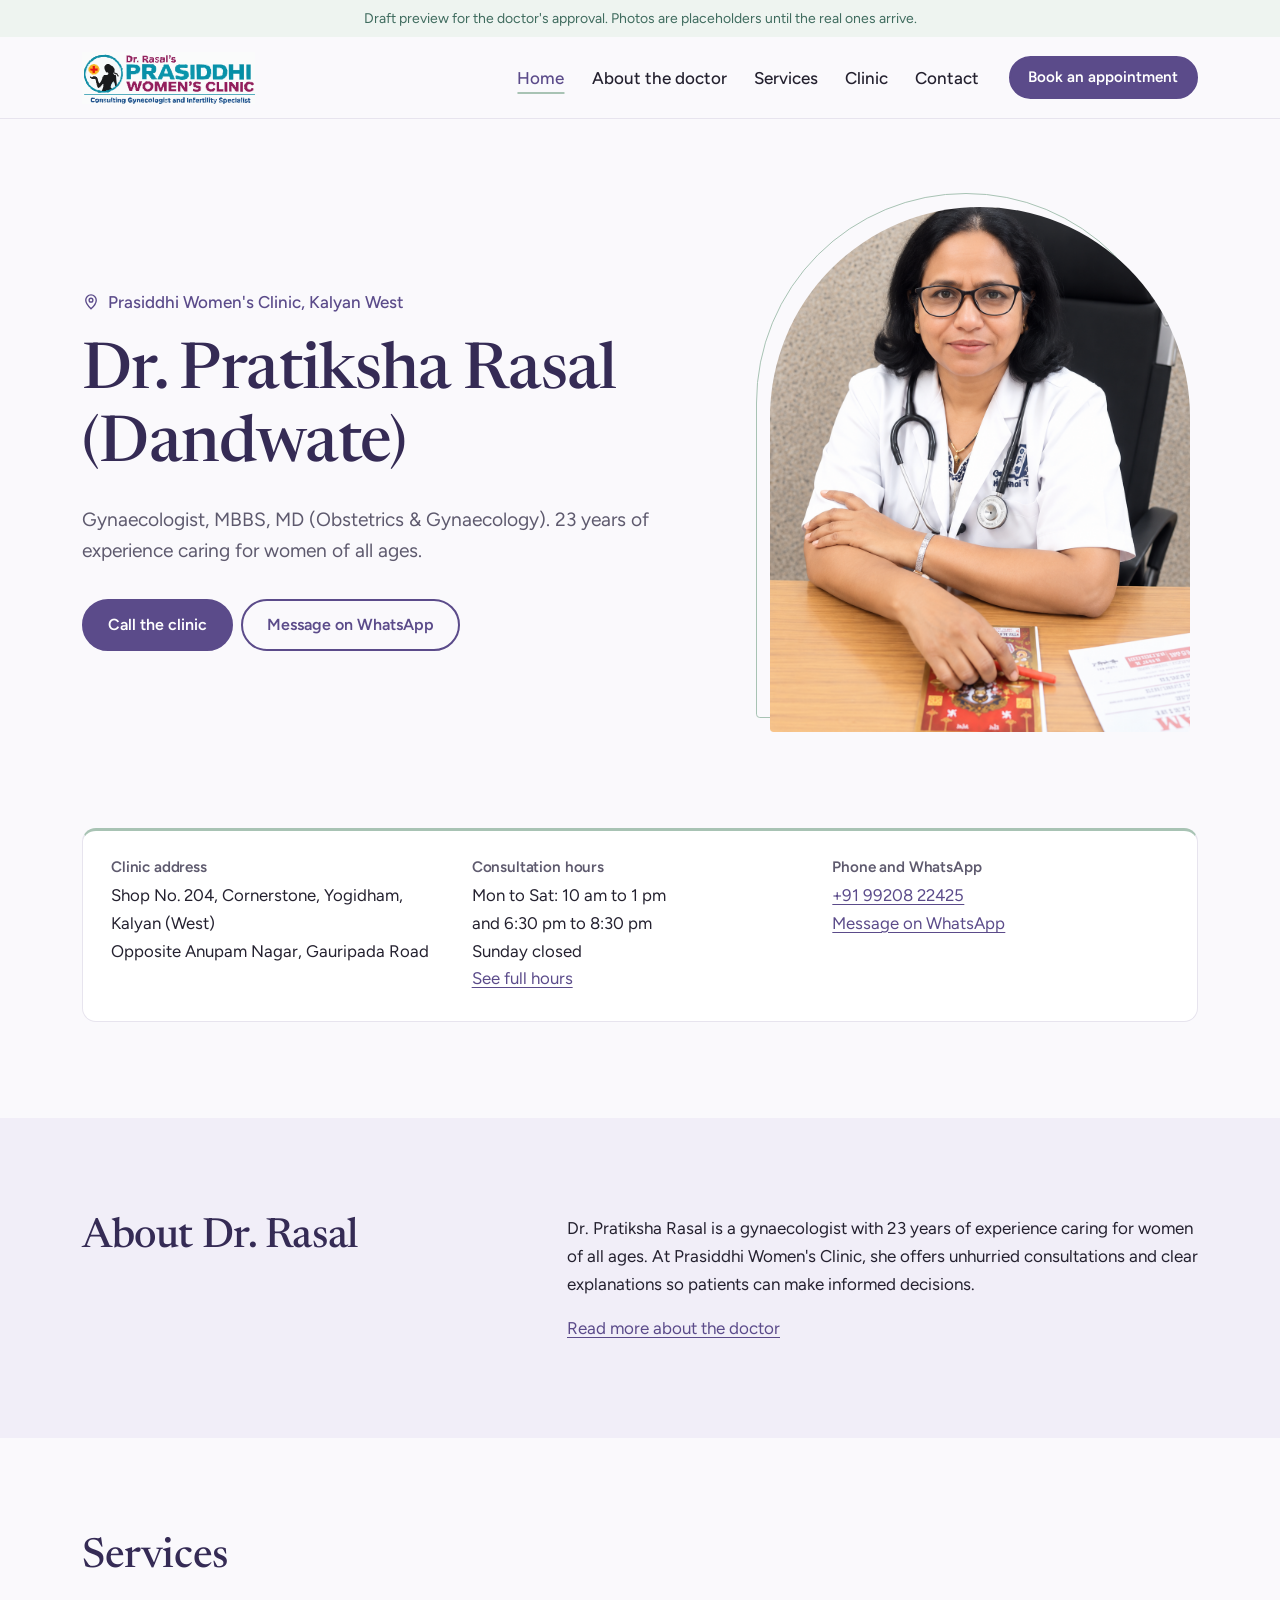
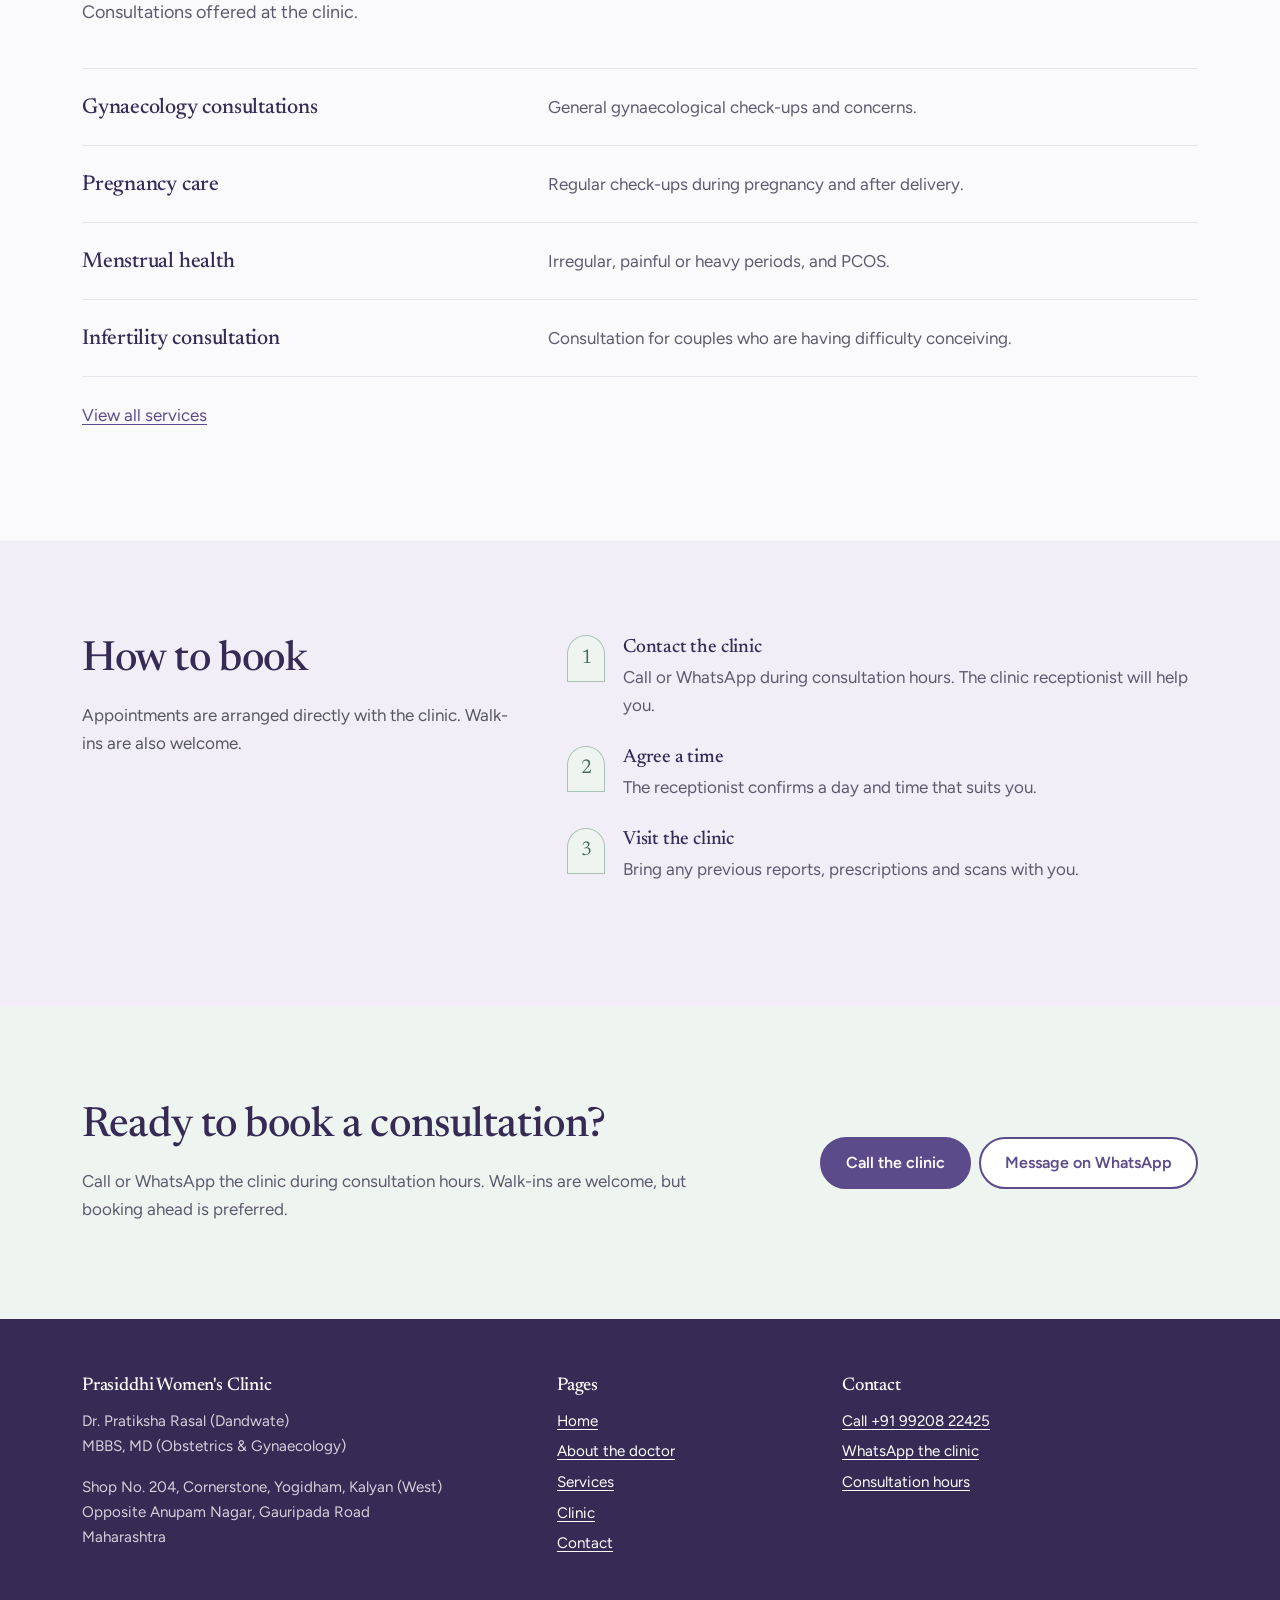
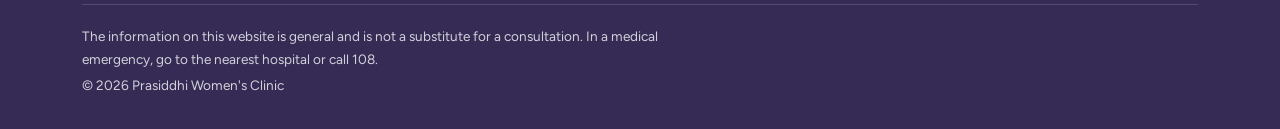
<file: index.html>
<!DOCTYPE html>
<html lang="en">
<head>
  <meta charset="utf-8">
  <meta name="viewport" content="width=device-width, initial-scale=1">
  <title>Prasiddhi Women's Clinic | Gynaecologist in Kalyan West | Dr. Pratiksha Rasal (Dandwate)</title>
  <meta name="description" content="Prasiddhi Women's Clinic, Kalyan West. Dr. Pratiksha Rasal (Dandwate), MBBS, MD (Obstetrics & Gynaecology), 23 years of experience. Call or WhatsApp to book.">
  <meta name="theme-color" content="#5B4B8A">
  <link rel="icon" href="images/favicon.svg" type="image/svg+xml">
  <link rel="preconnect" href="https://fonts.googleapis.com">
  <link rel="preconnect" href="https://fonts.gstatic.com" crossorigin>
  <link href="https://fonts.googleapis.com/css2?family=Figtree:wght@400;500;600&family=Newsreader:opsz,wght@6..72,400;6..72,500&display=swap" rel="stylesheet">
  <link href="vendor/bootstrap/bootstrap.min.css" rel="stylesheet">
  <link href="css/style.css" rel="stylesheet">
  <script type="application/ld+json">
{
  "@context": "https://schema.org",
  "@type": "MedicalClinic",
  "name": "Prasiddhi Women's Clinic",
  "medicalSpecialty": [
    "Gynecologic",
    "Obstetric"
  ],
  "telephone": "+919920822425",
  "address": {
    "@type": "PostalAddress",
    "streetAddress": "Shop No. 204, Cornerstone, Yogidham, Opposite Anupam Nagar, Gauripada Road",
    "addressLocality": "Kalyan West",
    "addressRegion": "Maharashtra",
    "addressCountry": "IN"
  },
  "openingHoursSpecification": [
    {
      "@type": "OpeningHoursSpecification",
      "dayOfWeek": [
        "Monday",
        "Tuesday",
        "Wednesday",
        "Thursday",
        "Friday",
        "Saturday"
      ],
      "opens": "10:00",
      "closes": "13:00"
    },
    {
      "@type": "OpeningHoursSpecification",
      "dayOfWeek": [
        "Monday",
        "Tuesday",
        "Wednesday",
        "Thursday",
        "Friday",
        "Saturday"
      ],
      "opens": "18:30",
      "closes": "20:30"
    }
  ],
  "availableLanguage": [
    "Marathi",
    "Hindi",
    "English"
  ]
}
  </script>
</head>
<body>
<a class="skip-link" href="#main">Skip to content</a>
<div class="draft-bar" role="note">Draft preview for the doctor's approval. Photos are placeholders until the real ones arrive.</div>
<header class="site-header">
  <nav class="navbar navbar-expand-xl" aria-label="Main">
    <div class="container">
      <a class="brand" href="index.html">
        <img class="brand-img" src="images/logo.svg" alt="Prasiddhi Women's Clinic, Kalyan West">
      </a>
      <button class="navbar-toggler" type="button" data-bs-toggle="collapse" data-bs-target="#nav" aria-controls="nav" aria-expanded="false" aria-label="Open menu">
        <span class="navbar-toggler-icon"></span>
      </button>
      <div class="collapse navbar-collapse" id="nav">
        <ul class="navbar-nav ms-auto align-items-xl-center">
          <li class="nav-item"><a class="nav-link" href="index.html" aria-current="page">Home</a></li>
          <li class="nav-item"><a class="nav-link" href="about.html">About the doctor</a></li>
          <li class="nav-item"><a class="nav-link" href="services.html">Services</a></li>
          <li class="nav-item"><a class="nav-link" href="clinic.html">Clinic</a></li>
          <li class="nav-item"><a class="nav-link" href="contact.html">Contact</a></li>
          <li class="nav-item ms-xl-3 mt-2 mt-xl-0"><a class="btn btn-clinic btn-sm-clinic" href="contact.html">Book an appointment</a></li>
        </ul>
      </div>
    </div>
  </nav>
</header>
<main id="main">
<section class="hero">
  <div class="container">
    <div class="row align-items-center g-5">
      <div class="col-lg-7">
        <p class="hero-location"><svg width="18" height="18" viewBox="0 0 24 24" fill="none" stroke="currentColor" stroke-width="1.8" aria-hidden="true"><path d="M12 21s-7-6.2-7-11.5A7 7 0 0 1 19 9.5C19 14.8 12 21 12 21z"/><circle cx="12" cy="9.5" r="2.5"/></svg> Prasiddhi Women's Clinic, Kalyan West</p>
        <h1>Dr. Pratiksha Rasal (Dandwate)</h1>
        <p class="hero-lead">Gynaecologist, MBBS, MD (Obstetrics &amp; Gynaecology). 23 years of experience caring for women of all ages.</p>
        <div class="d-flex flex-wrap gap-2">
          <a class="btn btn-clinic" href="tel:+919920822425" data-link="call">Call the clinic</a>
          <a class="btn btn-outline-clinic" href="https://wa.me/919920822425?text=Hello%2C%20I%20would%20like%20to%20enquire%20about%20an%20appointment." target="_blank" rel="noopener" data-link="whatsapp">Message on WhatsApp</a>
        </div>
      </div>
      <div class="col-lg-5">
        <div class="arch-frame">
          <div class="arch">
            <!-- Replace images/doctor.jpg with the doctor's photo (same file name) -->
            <img src="images/doctor.jpg" alt="Dr. Pratiksha Rasal (Dandwate)">
          </div>
        </div>
      </div>
    </div>
  </div>
</section>

<section class="pt-0">
  <div class="container">
    <div class="info-strip">
      <div class="row g-4">
        <div class="col-md-4 info-item">
          <h3>Clinic address</h3>
          <p>Shop No. 204, Cornerstone, Yogidham, Kalyan (West)<br>Opposite Anupam Nagar, Gauripada Road</p>
        </div>
        <div class="col-md-4 info-item">
          <h3>Consultation hours</h3>
          <p>Mon to Sat: 10 am to 1 pm<br>and 6:30 pm to 8:30 pm<br>Sunday closed</p>
          <p><a href="clinic.html#hours">See full hours</a></p>
        </div>
        <div class="col-md-4 info-item">
          <h3>Phone and WhatsApp</h3>
          <p><a href="tel:+919920822425" data-link="call">+91 99208 22425</a><br><a href="https://wa.me/919920822425?text=Hello%2C%20I%20would%20like%20to%20enquire%20about%20an%20appointment." target="_blank" rel="noopener" data-link="whatsapp">Message on WhatsApp</a></p>
        </div>
      </div>
    </div>
  </div>
</section>

<section class="section-tint">
  <div class="container">
    <div class="row g-5">
      <div class="col-lg-5">
        <h2>About Dr. Rasal</h2>
      </div>
      <div class="col-lg-7">
        <p>Dr. Pratiksha Rasal is a gynaecologist with 23 years of experience caring for women of all ages. At Prasiddhi Women's Clinic, she offers unhurried consultations and clear explanations so patients can make informed decisions.</p>
        <a href="about.html">Read more about the doctor</a>
      </div>
    </div>
  </div>
</section>

<section>
  <div class="container">
    <h2>Services</h2>
    <p class="section-intro">Consultations offered at the clinic.</p>
    <ul class="service-list">
      <li><h3>Gynaecology consultations</h3><p>General gynaecological check-ups and concerns.</p></li>
      <li><h3>Pregnancy care</h3><p>Regular check-ups during pregnancy and after delivery.</p></li>
      <li><h3>Menstrual health</h3><p>Irregular, painful or heavy periods, and PCOS.</p></li>
      <li><h3>Infertility consultation</h3><p>Consultation for couples who are having difficulty conceiving.</p></li>
    </ul>
    <p class="mt-4"><a href="services.html">View all services</a></p>
  </div>
</section>

<section class="section-tint">
  <div class="container">
    <div class="row g-5">
      <div class="col-lg-5">
        <h2>How to book</h2>
        <p class="text-muted">Appointments are arranged directly with the clinic. Walk-ins are also welcome.</p>
      </div>
      <div class="col-lg-7">
        <ol class="steps">
          <li><h3>Contact the clinic</h3><p>Call or WhatsApp during consultation hours. The clinic receptionist will help you.</p></li>
          <li><h3>Agree a time</h3><p>The receptionist confirms a day and time that suits you.</p></li>
          <li><h3>Visit the clinic</h3><p>Bring any previous reports, prescriptions and scans with you.</p></li>
        </ol>
      </div>
    </div>
  </div>
</section>

<section class="cta-band">
  <div class="container">
    <div class="row align-items-center g-4">
      <div class="col-lg-7">
        <h2>Ready to book a consultation?</h2>
        <p class="mb-0">Call or WhatsApp the clinic during consultation hours. Walk-ins are welcome, but booking ahead is preferred.</p>
      </div>
      <div class="col-lg-5 d-flex flex-wrap gap-2 justify-content-lg-end">
        <a class="btn btn-clinic" href="tel:+919920822425" data-link="call">Call the clinic</a>
        <a class="btn btn-outline-clinic" href="https://wa.me/919920822425?text=Hello%2C%20I%20would%20like%20to%20enquire%20about%20an%20appointment." target="_blank" rel="noopener" data-link="whatsapp">Message on WhatsApp</a>
      </div>
    </div>
  </div>
</section>
</main>
<footer class="site-footer">
  <div class="container">
    <div class="row g-4">
      <div class="col-md-5">
        <h2>Prasiddhi Women's Clinic</h2>
        <p>Dr. Pratiksha Rasal (Dandwate)<br>MBBS, MD (Obstetrics &amp; Gynaecology)</p>
        <p class="mb-0">Shop No. 204, Cornerstone, Yogidham, Kalyan (West)<br>Opposite Anupam Nagar, Gauripada Road<br>Maharashtra</p>
      </div>
      <div class="col-6 col-md-3">
        <h2>Pages</h2>
        <ul>
          <li><a href="index.html">Home</a></li><li><a href="about.html">About the doctor</a></li><li><a href="services.html">Services</a></li><li><a href="clinic.html">Clinic</a></li><li><a href="contact.html">Contact</a></li>
        </ul>
      </div>
      <div class="col-6 col-md-4">
        <h2>Contact</h2>
        <ul>
          <li><a href="tel:+919920822425" data-link="call">Call +91 99208 22425</a></li>
          <li><a href="https://wa.me/919920822425?text=Hello%2C%20I%20would%20like%20to%20enquire%20about%20an%20appointment." target="_blank" rel="noopener" data-link="whatsapp">WhatsApp the clinic</a></li>
          <li><a href="clinic.html#hours">Consultation hours</a></li>
        </ul>
      </div>
    </div>
    <div class="footer-note">
      <p class="mb-1">The information on this website is general and is not a substitute for a consultation. In a medical emergency, go to the nearest hospital or call 108.</p>
      <p class="mb-0">&copy; <span data-year>2026</span> Prasiddhi Women's Clinic</p>
    </div>
  </div>
</footer>

<nav class="quick-bar" aria-label="Quick contact">
  <a class="btn btn-clinic btn-sm-clinic" href="tel:+919920822425" data-link="call">Call clinic</a>
  <a class="btn btn-outline-clinic btn-sm-clinic" href="https://wa.me/919920822425?text=Hello%2C%20I%20would%20like%20to%20enquire%20about%20an%20appointment." target="_blank" rel="noopener" data-link="whatsapp">WhatsApp</a>
</nav>

<script src="vendor/bootstrap/bootstrap.bundle.min.js"></script>
<script src="js/config.js"></script>
<script src="js/main.js"></script>
</body>
</html>
</file>
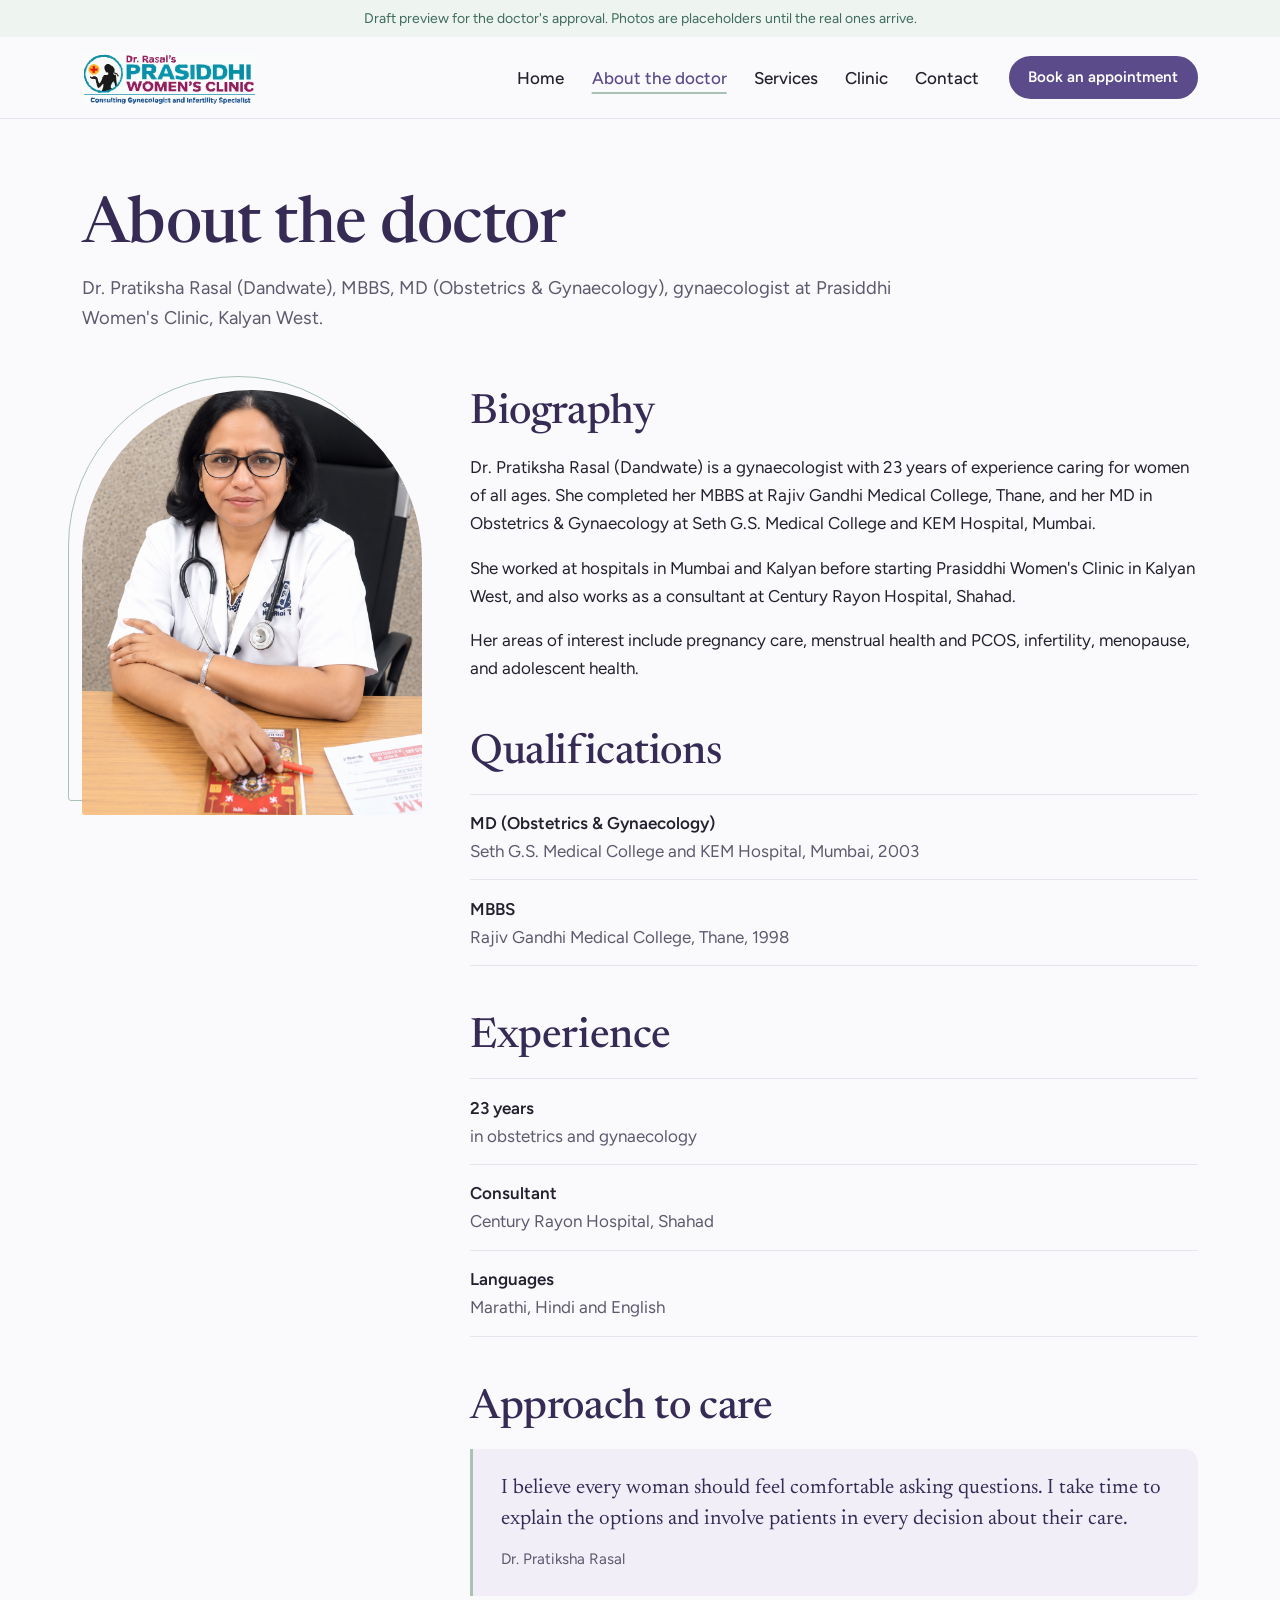
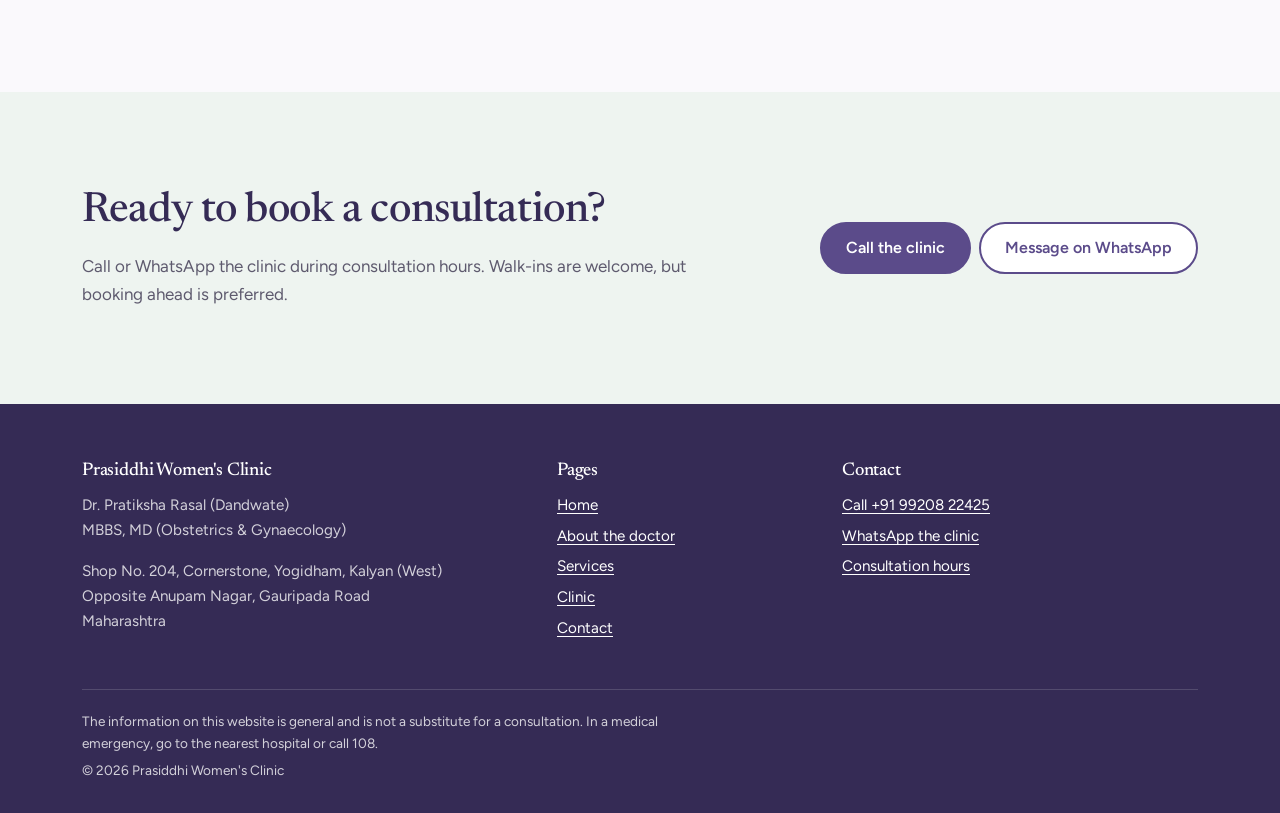
<file: about.html>
<!DOCTYPE html>
<html lang="en">
<head>
  <meta charset="utf-8">
  <meta name="viewport" content="width=device-width, initial-scale=1">
  <title>About the doctor | Prasiddhi Women's Clinic, Kalyan West</title>
  <meta name="description" content="Dr. Pratiksha Rasal (Dandwate), MBBS, MD (Obstetrics & Gynaecology), gynaecologist with 23 years of experience at Prasiddhi Women's Clinic, Kalyan West.">
  <meta name="theme-color" content="#5B4B8A">
  <link rel="icon" href="images/favicon.svg" type="image/svg+xml">
  <link rel="preconnect" href="https://fonts.googleapis.com">
  <link rel="preconnect" href="https://fonts.gstatic.com" crossorigin>
  <link href="https://fonts.googleapis.com/css2?family=Figtree:wght@400;500;600&family=Newsreader:opsz,wght@6..72,400;6..72,500&display=swap" rel="stylesheet">
  <link href="vendor/bootstrap/bootstrap.min.css" rel="stylesheet">
  <link href="css/style.css" rel="stylesheet">
</head>
<body>
<a class="skip-link" href="#main">Skip to content</a>
<div class="draft-bar" role="note">Draft preview for the doctor's approval. Photos are placeholders until the real ones arrive.</div>
<header class="site-header">
  <nav class="navbar navbar-expand-xl" aria-label="Main">
    <div class="container">
      <a class="brand" href="index.html">
        <img class="brand-img" src="images/logo.svg" alt="Prasiddhi Women's Clinic, Kalyan West">
      </a>
      <button class="navbar-toggler" type="button" data-bs-toggle="collapse" data-bs-target="#nav" aria-controls="nav" aria-expanded="false" aria-label="Open menu">
        <span class="navbar-toggler-icon"></span>
      </button>
      <div class="collapse navbar-collapse" id="nav">
        <ul class="navbar-nav ms-auto align-items-xl-center">
          <li class="nav-item"><a class="nav-link" href="index.html">Home</a></li>
          <li class="nav-item"><a class="nav-link" href="about.html" aria-current="page">About the doctor</a></li>
          <li class="nav-item"><a class="nav-link" href="services.html">Services</a></li>
          <li class="nav-item"><a class="nav-link" href="clinic.html">Clinic</a></li>
          <li class="nav-item"><a class="nav-link" href="contact.html">Contact</a></li>
          <li class="nav-item ms-xl-3 mt-2 mt-xl-0"><a class="btn btn-clinic btn-sm-clinic" href="contact.html">Book an appointment</a></li>
        </ul>
      </div>
    </div>
  </nav>
</header>
<main id="main">
<section class="page-head">
  <div class="container">
    <h1>About the doctor</h1>
    <p>Dr. Pratiksha Rasal (Dandwate), MBBS, MD (Obstetrics &amp; Gynaecology), gynaecologist at Prasiddhi Women's Clinic, Kalyan West.</p>
  </div>
</section>

<section class="pt-4">
  <div class="container">
    <div class="row g-5">
      <div class="col-lg-4">
        <div class="arch-frame">
          <div class="arch">
            <img src="images/doctor.jpg" alt="Dr. Pratiksha Rasal (Dandwate)">
          </div>
        </div>
      </div>
      <div class="col-lg-8">
        <h2>Biography</h2>
        <p>Dr. Pratiksha Rasal (Dandwate) is a gynaecologist with 23 years of experience caring for women of all ages. She completed her MBBS at Rajiv Gandhi Medical College, Thane, and her MD in Obstetrics &amp; Gynaecology at Seth G.S. Medical College and KEM Hospital, Mumbai.</p>
        <p>She worked at hospitals in Mumbai and Kalyan before starting Prasiddhi Women's Clinic in Kalyan West, and also works as a consultant at Century Rayon Hospital, Shahad.</p>
        <p>Her areas of interest include pregnancy care, menstrual health and PCOS, infertility, menopause, and adolescent health.</p>

        <h2 class="mt-5">Qualifications</h2>
        <ul class="cred-list">
          <li><strong>MD (Obstetrics &amp; Gynaecology)</strong><span>Seth G.S. Medical College and KEM Hospital, Mumbai, 2003</span></li>
          <li><strong>MBBS</strong><span>Rajiv Gandhi Medical College, Thane, 1998</span></li>
        </ul>

        <h2 class="mt-5">Experience</h2>
        <ul class="cred-list">
          <li><strong>23 years</strong><span>in obstetrics and gynaecology</span></li>
          <li><strong>Consultant</strong><span>Century Rayon Hospital, Shahad</span></li>
          <li><strong>Languages</strong><span>Marathi, Hindi and English</span></li>
        </ul>

        <h2 class="mt-5">Approach to care</h2>
        <blockquote class="quote">
          <p>I believe every woman should feel comfortable asking questions. I take time to explain the options and involve patients in every decision about their care.</p>
          <footer>Dr. Pratiksha Rasal</footer>
        </blockquote>
      </div>
    </div>
  </div>
</section>

<section class="cta-band">
  <div class="container">
    <div class="row align-items-center g-4">
      <div class="col-lg-7">
        <h2>Ready to book a consultation?</h2>
        <p class="mb-0">Call or WhatsApp the clinic during consultation hours. Walk-ins are welcome, but booking ahead is preferred.</p>
      </div>
      <div class="col-lg-5 d-flex flex-wrap gap-2 justify-content-lg-end">
        <a class="btn btn-clinic" href="tel:+919920822425" data-link="call">Call the clinic</a>
        <a class="btn btn-outline-clinic" href="https://wa.me/919920822425?text=Hello%2C%20I%20would%20like%20to%20enquire%20about%20an%20appointment." target="_blank" rel="noopener" data-link="whatsapp">Message on WhatsApp</a>
      </div>
    </div>
  </div>
</section>
</main>
<footer class="site-footer">
  <div class="container">
    <div class="row g-4">
      <div class="col-md-5">
        <h2>Prasiddhi Women's Clinic</h2>
        <p>Dr. Pratiksha Rasal (Dandwate)<br>MBBS, MD (Obstetrics &amp; Gynaecology)</p>
        <p class="mb-0">Shop No. 204, Cornerstone, Yogidham, Kalyan (West)<br>Opposite Anupam Nagar, Gauripada Road<br>Maharashtra</p>
      </div>
      <div class="col-6 col-md-3">
        <h2>Pages</h2>
        <ul>
          <li><a href="index.html">Home</a></li><li><a href="about.html">About the doctor</a></li><li><a href="services.html">Services</a></li><li><a href="clinic.html">Clinic</a></li><li><a href="contact.html">Contact</a></li>
        </ul>
      </div>
      <div class="col-6 col-md-4">
        <h2>Contact</h2>
        <ul>
          <li><a href="tel:+919920822425" data-link="call">Call +91 99208 22425</a></li>
          <li><a href="https://wa.me/919920822425?text=Hello%2C%20I%20would%20like%20to%20enquire%20about%20an%20appointment." target="_blank" rel="noopener" data-link="whatsapp">WhatsApp the clinic</a></li>
          <li><a href="clinic.html#hours">Consultation hours</a></li>
        </ul>
      </div>
    </div>
    <div class="footer-note">
      <p class="mb-1">The information on this website is general and is not a substitute for a consultation. In a medical emergency, go to the nearest hospital or call 108.</p>
      <p class="mb-0">&copy; <span data-year>2026</span> Prasiddhi Women's Clinic</p>
    </div>
  </div>
</footer>

<nav class="quick-bar" aria-label="Quick contact">
  <a class="btn btn-clinic btn-sm-clinic" href="tel:+919920822425" data-link="call">Call clinic</a>
  <a class="btn btn-outline-clinic btn-sm-clinic" href="https://wa.me/919920822425?text=Hello%2C%20I%20would%20like%20to%20enquire%20about%20an%20appointment." target="_blank" rel="noopener" data-link="whatsapp">WhatsApp</a>
</nav>

<script src="vendor/bootstrap/bootstrap.bundle.min.js"></script>
<script src="js/config.js"></script>
<script src="js/main.js"></script>
</body>
</html>
</file>
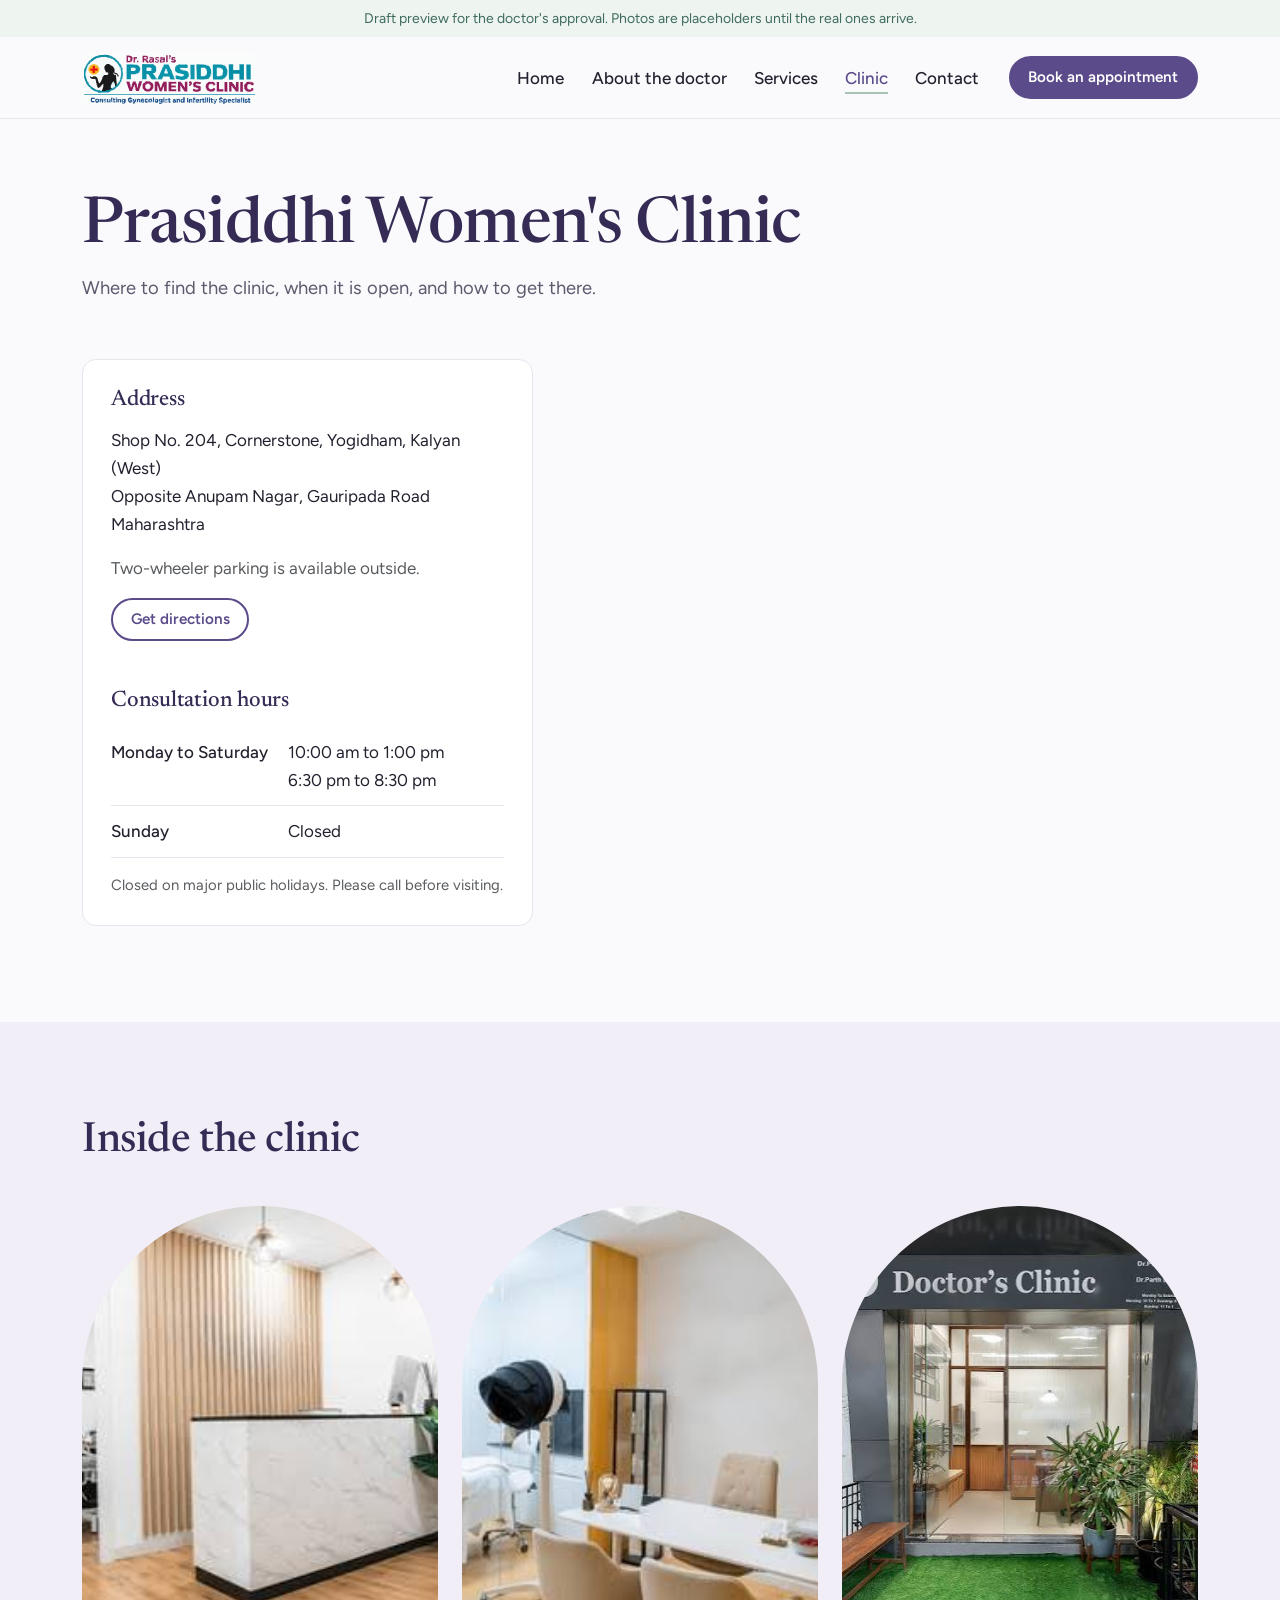
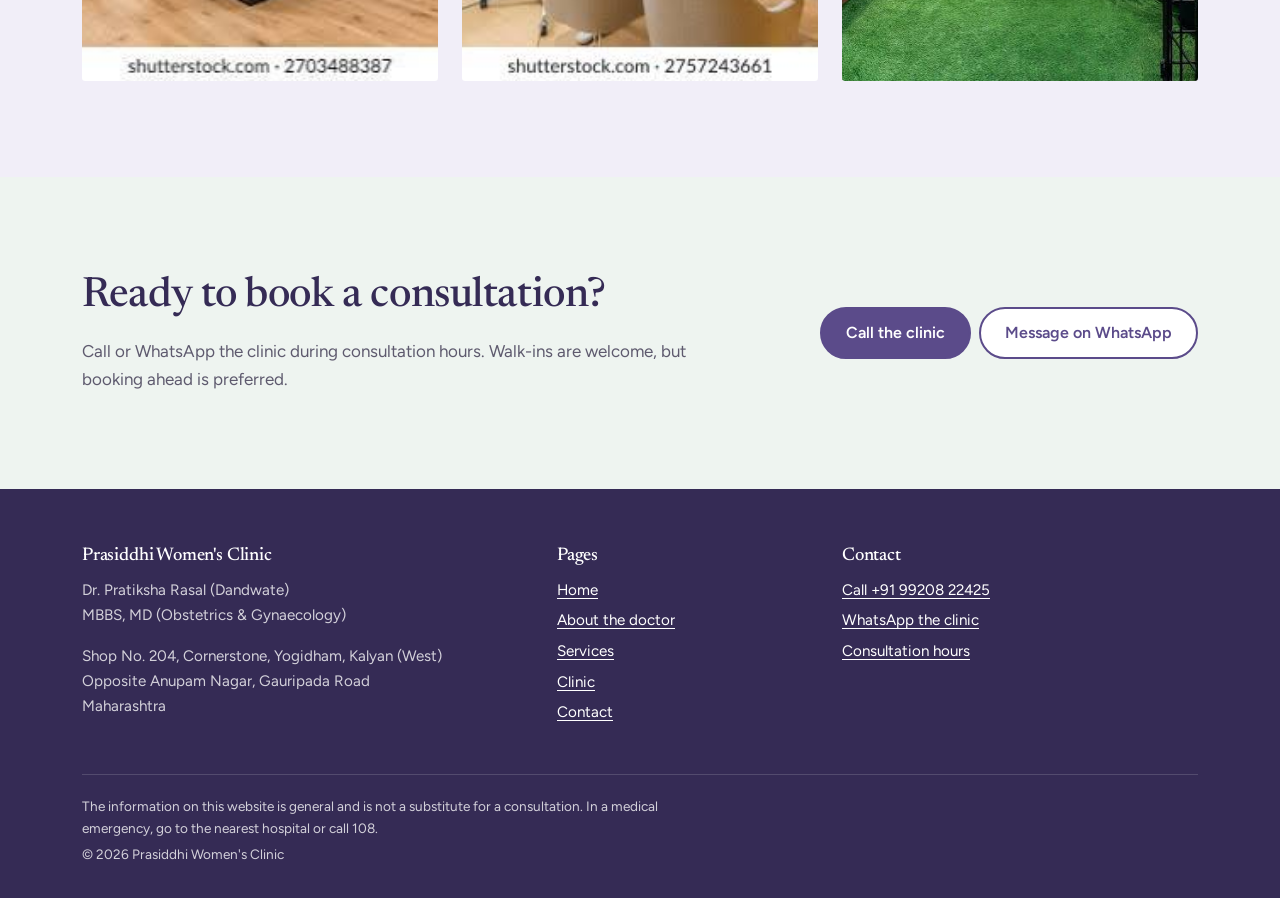
<file: clinic.html>
<!DOCTYPE html>
<html lang="en">
<head>
  <meta charset="utf-8">
  <meta name="viewport" content="width=device-width, initial-scale=1">
  <title>Address and hours | Prasiddhi Women's Clinic, Kalyan West</title>
  <meta name="description" content="Prasiddhi Women's Clinic: Shop No. 204, Cornerstone, Yogidham, opposite Anupam Nagar, Gauripada Road, Kalyan West. Open Monday to Saturday.">
  <meta name="theme-color" content="#5B4B8A">
  <link rel="icon" href="images/favicon.svg" type="image/svg+xml">
  <link rel="preconnect" href="https://fonts.googleapis.com">
  <link rel="preconnect" href="https://fonts.gstatic.com" crossorigin>
  <link href="https://fonts.googleapis.com/css2?family=Figtree:wght@400;500;600&family=Newsreader:opsz,wght@6..72,400;6..72,500&display=swap" rel="stylesheet">
  <link href="vendor/bootstrap/bootstrap.min.css" rel="stylesheet">
  <link href="css/style.css" rel="stylesheet">
</head>
<body>
<a class="skip-link" href="#main">Skip to content</a>
<div class="draft-bar" role="note">Draft preview for the doctor's approval. Photos are placeholders until the real ones arrive.</div>
<header class="site-header">
  <nav class="navbar navbar-expand-xl" aria-label="Main">
    <div class="container">
      <a class="brand" href="index.html">
        <img class="brand-img" src="images/logo.svg" alt="Prasiddhi Women's Clinic, Kalyan West">
      </a>
      <button class="navbar-toggler" type="button" data-bs-toggle="collapse" data-bs-target="#nav" aria-controls="nav" aria-expanded="false" aria-label="Open menu">
        <span class="navbar-toggler-icon"></span>
      </button>
      <div class="collapse navbar-collapse" id="nav">
        <ul class="navbar-nav ms-auto align-items-xl-center">
          <li class="nav-item"><a class="nav-link" href="index.html">Home</a></li>
          <li class="nav-item"><a class="nav-link" href="about.html">About the doctor</a></li>
          <li class="nav-item"><a class="nav-link" href="services.html">Services</a></li>
          <li class="nav-item"><a class="nav-link" href="clinic.html" aria-current="page">Clinic</a></li>
          <li class="nav-item"><a class="nav-link" href="contact.html">Contact</a></li>
          <li class="nav-item ms-xl-3 mt-2 mt-xl-0"><a class="btn btn-clinic btn-sm-clinic" href="contact.html">Book an appointment</a></li>
        </ul>
      </div>
    </div>
  </nav>
</header>
<main id="main">
<section class="page-head">
  <div class="container">
    <h1>Prasiddhi Women's Clinic</h1>
    <p>Where to find the clinic, when it is open, and how to get there.</p>
  </div>
</section>

<section class="pt-4">
  <div class="container">
    <div class="row g-4">
      <div class="col-lg-5">
        <div class="panel">
          <h3>Address</h3>
          <p>Shop No. 204, Cornerstone, Yogidham, Kalyan (West)<br>Opposite Anupam Nagar, Gauripada Road<br>Maharashtra</p>
          <p class="text-muted">Two-wheeler parking is available outside.</p>
          <a class="btn btn-outline-clinic btn-sm-clinic" href="#" data-link="directions">Get directions</a>

          <h3 class="mt-5" id="hours">Consultation hours</h3>
          <table class="hours-table">
            <caption class="visually-hidden">Clinic consultation hours</caption>
            <tbody>
              <tr><th scope="row">Monday to Saturday</th><td>10:00 am to 1:00 pm<br>6:30 pm to 8:30 pm</td></tr>
              <tr><th scope="row">Sunday</th><td>Closed</td></tr>
            </tbody>
          </table>
          <p class="mt-3 mb-0 text-muted small">Closed on major public holidays. Please call before visiting.</p>
        </div>
      </div>
      <div class="col-lg-7">
        <div id="map-box" class="map-placeholder">
          <div>
            <p class="mb-1"><strong>Map</strong></p>
            <p class="mb-0">Use "Get directions" to open the clinic location in Google Maps.</p>
          </div>
        </div>
      </div>
    </div>
  </div>
</section>

<section class="section-tint">
  <div class="container">
    <h2>Inside the clinic</h2>
    <div class="row g-4 mt-2">
      <div class="col-md-4"><div class="arch arch-small"><img src="images/clinic-reception.jpg" alt="Reception at Prasiddhi Women's Clinic"></div></div>
      <div class="col-md-4"><div class="arch arch-small"><img src="images/clinic-room.jpg" alt="Consultation room at Prasiddhi Women's Clinic"></div></div>
      <div class="col-md-4"><div class="arch arch-small"><img src="images/clinic-entrance.jpg" alt="Entrance to Prasiddhi Women's Clinic"></div></div>
    </div>
  </div>
</section>

<section class="cta-band">
  <div class="container">
    <div class="row align-items-center g-4">
      <div class="col-lg-7">
        <h2>Ready to book a consultation?</h2>
        <p class="mb-0">Call or WhatsApp the clinic during consultation hours. Walk-ins are welcome, but booking ahead is preferred.</p>
      </div>
      <div class="col-lg-5 d-flex flex-wrap gap-2 justify-content-lg-end">
        <a class="btn btn-clinic" href="tel:+919920822425" data-link="call">Call the clinic</a>
        <a class="btn btn-outline-clinic" href="https://wa.me/919920822425?text=Hello%2C%20I%20would%20like%20to%20enquire%20about%20an%20appointment." target="_blank" rel="noopener" data-link="whatsapp">Message on WhatsApp</a>
      </div>
    </div>
  </div>
</section>
</main>
<footer class="site-footer">
  <div class="container">
    <div class="row g-4">
      <div class="col-md-5">
        <h2>Prasiddhi Women's Clinic</h2>
        <p>Dr. Pratiksha Rasal (Dandwate)<br>MBBS, MD (Obstetrics &amp; Gynaecology)</p>
        <p class="mb-0">Shop No. 204, Cornerstone, Yogidham, Kalyan (West)<br>Opposite Anupam Nagar, Gauripada Road<br>Maharashtra</p>
      </div>
      <div class="col-6 col-md-3">
        <h2>Pages</h2>
        <ul>
          <li><a href="index.html">Home</a></li><li><a href="about.html">About the doctor</a></li><li><a href="services.html">Services</a></li><li><a href="clinic.html">Clinic</a></li><li><a href="contact.html">Contact</a></li>
        </ul>
      </div>
      <div class="col-6 col-md-4">
        <h2>Contact</h2>
        <ul>
          <li><a href="tel:+919920822425" data-link="call">Call +91 99208 22425</a></li>
          <li><a href="https://wa.me/919920822425?text=Hello%2C%20I%20would%20like%20to%20enquire%20about%20an%20appointment." target="_blank" rel="noopener" data-link="whatsapp">WhatsApp the clinic</a></li>
          <li><a href="clinic.html#hours">Consultation hours</a></li>
        </ul>
      </div>
    </div>
    <div class="footer-note">
      <p class="mb-1">The information on this website is general and is not a substitute for a consultation. In a medical emergency, go to the nearest hospital or call 108.</p>
      <p class="mb-0">&copy; <span data-year>2026</span> Prasiddhi Women's Clinic</p>
    </div>
  </div>
</footer>

<nav class="quick-bar" aria-label="Quick contact">
  <a class="btn btn-clinic btn-sm-clinic" href="tel:+919920822425" data-link="call">Call clinic</a>
  <a class="btn btn-outline-clinic btn-sm-clinic" href="https://wa.me/919920822425?text=Hello%2C%20I%20would%20like%20to%20enquire%20about%20an%20appointment." target="_blank" rel="noopener" data-link="whatsapp">WhatsApp</a>
</nav>

<script src="vendor/bootstrap/bootstrap.bundle.min.js"></script>
<script src="js/config.js"></script>
<script src="js/main.js"></script>
</body>
</html>
</file>
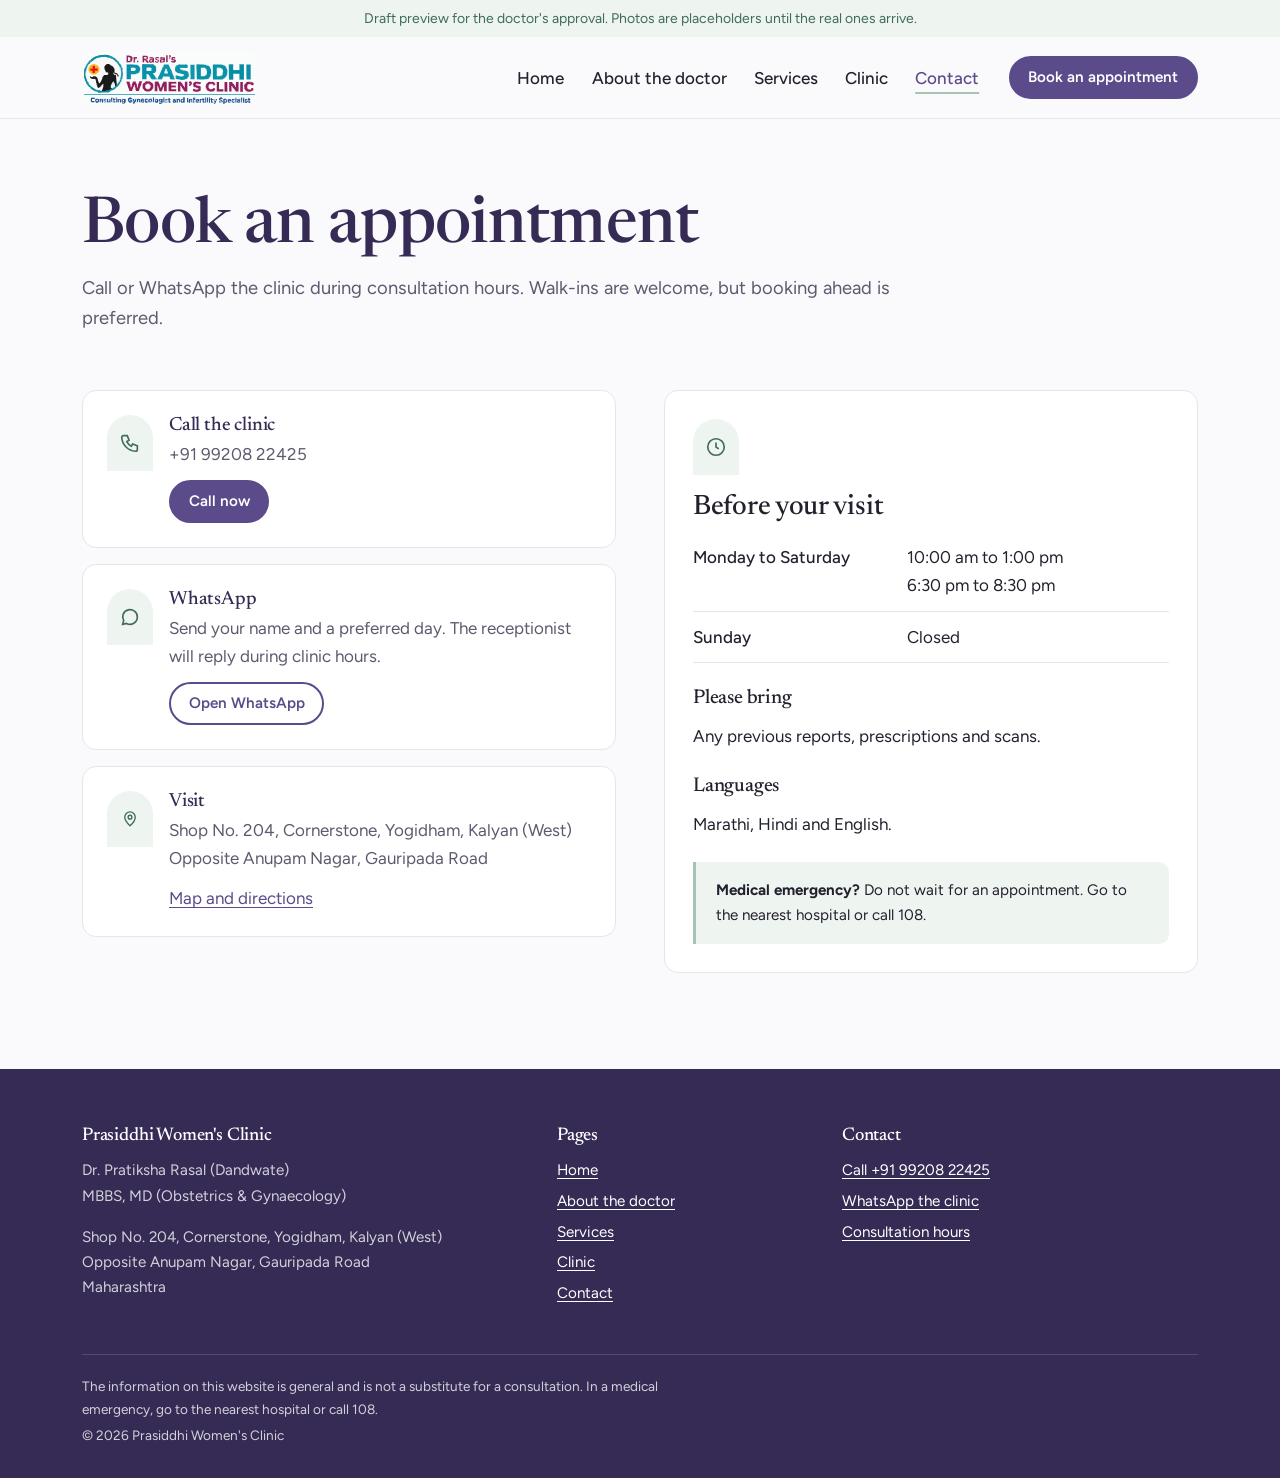
<file: contact.html>
<!DOCTYPE html>
<html lang="en">
<head>
  <meta charset="utf-8">
  <meta name="viewport" content="width=device-width, initial-scale=1">
  <title>Book an appointment | Prasiddhi Women's Clinic, Kalyan West</title>
  <meta name="description" content="Call or WhatsApp +91 99208 22425 to book an appointment with Dr. Pratiksha Rasal (Dandwate) at Prasiddhi Women's Clinic, Kalyan West.">
  <meta name="theme-color" content="#5B4B8A">
  <link rel="icon" href="images/favicon.svg" type="image/svg+xml">
  <link rel="preconnect" href="https://fonts.googleapis.com">
  <link rel="preconnect" href="https://fonts.gstatic.com" crossorigin>
  <link href="https://fonts.googleapis.com/css2?family=Figtree:wght@400;500;600&family=Newsreader:opsz,wght@6..72,400;6..72,500&display=swap" rel="stylesheet">
  <link href="vendor/bootstrap/bootstrap.min.css" rel="stylesheet">
  <link href="css/style.css" rel="stylesheet">
</head>
<body>
<a class="skip-link" href="#main">Skip to content</a>
<div class="draft-bar" role="note">Draft preview for the doctor's approval. Photos are placeholders until the real ones arrive.</div>
<header class="site-header">
  <nav class="navbar navbar-expand-xl" aria-label="Main">
    <div class="container">
      <a class="brand" href="index.html">
        <img class="brand-img" src="images/logo.svg" alt="Prasiddhi Women's Clinic, Kalyan West">
      </a>
      <button class="navbar-toggler" type="button" data-bs-toggle="collapse" data-bs-target="#nav" aria-controls="nav" aria-expanded="false" aria-label="Open menu">
        <span class="navbar-toggler-icon"></span>
      </button>
      <div class="collapse navbar-collapse" id="nav">
        <ul class="navbar-nav ms-auto align-items-xl-center">
          <li class="nav-item"><a class="nav-link" href="index.html">Home</a></li>
          <li class="nav-item"><a class="nav-link" href="about.html">About the doctor</a></li>
          <li class="nav-item"><a class="nav-link" href="services.html">Services</a></li>
          <li class="nav-item"><a class="nav-link" href="clinic.html">Clinic</a></li>
          <li class="nav-item"><a class="nav-link" href="contact.html" aria-current="page">Contact</a></li>
          <li class="nav-item ms-xl-3 mt-2 mt-xl-0"><a class="btn btn-clinic btn-sm-clinic" href="contact.html">Book an appointment</a></li>
        </ul>
      </div>
    </div>
  </nav>
</header>
<main id="main">
<section class="page-head">
  <div class="container">
    <h1>Book an appointment</h1>
    <p>Call or WhatsApp the clinic during consultation hours. Walk-ins are welcome, but booking ahead is preferred.</p>
  </div>
</section>

<section class="pt-4">
  <div class="container">
    <div class="row g-5">
      <div class="col-lg-6">
        <div class="contact-option">
          <span class="contact-icon"><svg width="22" height="22" viewBox="0 0 24 24" fill="none" stroke="currentColor" stroke-width="1.8" aria-hidden="true"><path d="M5 4h4l2 5-2.5 1.5a11 11 0 0 0 5 5L15 13l5 2v4a2 2 0 0 1-2 2A16 16 0 0 1 3 6a2 2 0 0 1 2-2"/></svg></span>
          <div>
            <h3>Call the clinic</h3>
            <p>+91 99208 22425</p>
            <a class="btn btn-clinic btn-sm-clinic" href="tel:+919920822425" data-link="call">Call now</a>
          </div>
        </div>
        <div class="contact-option">
          <span class="contact-icon"><svg width="22" height="22" viewBox="0 0 24 24" fill="none" stroke="currentColor" stroke-width="1.8" aria-hidden="true"><path d="M20 12a8 8 0 0 1-11.8 7L4 20l1.1-4A8 8 0 1 1 20 12z"/></svg></span>
          <div>
            <h3>WhatsApp</h3>
            <p>Send your name and a preferred day. The receptionist will reply during clinic hours.</p>
            <a class="btn btn-outline-clinic btn-sm-clinic" href="https://wa.me/919920822425?text=Hello%2C%20I%20would%20like%20to%20enquire%20about%20an%20appointment." target="_blank" rel="noopener" data-link="whatsapp">Open WhatsApp</a>
          </div>
        </div>
        <div class="contact-option">
          <span class="contact-icon"><svg width="18" height="18" viewBox="0 0 24 24" fill="none" stroke="currentColor" stroke-width="1.8" aria-hidden="true"><path d="M12 21s-7-6.2-7-11.5A7 7 0 0 1 19 9.5C19 14.8 12 21 12 21z"/><circle cx="12" cy="9.5" r="2.5"/></svg></span>
          <div>
            <h3>Visit</h3>
            <p>Shop No. 204, Cornerstone, Yogidham, Kalyan (West)<br>Opposite Anupam Nagar, Gauripada Road</p>
            <a href="clinic.html">Map and directions</a>
          </div>
        </div>
      </div>

      <div class="col-lg-6">
        <div class="panel">
          <span class="contact-icon mb-3"><svg width="22" height="22" viewBox="0 0 24 24" fill="none" stroke="currentColor" stroke-width="1.8" aria-hidden="true"><circle cx="12" cy="12" r="9"/><path d="M12 7v5l3 2"/></svg></span>
          <h2 class="h3">Before your visit</h2>
          <table class="hours-table mb-4">
            <caption class="visually-hidden">Consultation hours</caption>
            <tbody>
              <tr><th scope="row">Monday to Saturday</th><td>10:00 am to 1:00 pm<br>6:30 pm to 8:30 pm</td></tr>
              <tr><th scope="row">Sunday</th><td>Closed</td></tr>
            </tbody>
          </table>
          <h3 class="h5">Please bring</h3>
          <p>Any previous reports, prescriptions and scans.</p>
          <h3 class="h5 mt-4">Languages</h3>
          <p>Marathi, Hindi and English.</p>
          <div class="notice mt-4"><strong>Medical emergency?</strong> Do not wait for an appointment. Go to the nearest hospital or call 108.</div>
        </div>
      </div>
    </div>
  </div>
</section>
</main>
<footer class="site-footer">
  <div class="container">
    <div class="row g-4">
      <div class="col-md-5">
        <h2>Prasiddhi Women's Clinic</h2>
        <p>Dr. Pratiksha Rasal (Dandwate)<br>MBBS, MD (Obstetrics &amp; Gynaecology)</p>
        <p class="mb-0">Shop No. 204, Cornerstone, Yogidham, Kalyan (West)<br>Opposite Anupam Nagar, Gauripada Road<br>Maharashtra</p>
      </div>
      <div class="col-6 col-md-3">
        <h2>Pages</h2>
        <ul>
          <li><a href="index.html">Home</a></li><li><a href="about.html">About the doctor</a></li><li><a href="services.html">Services</a></li><li><a href="clinic.html">Clinic</a></li><li><a href="contact.html">Contact</a></li>
        </ul>
      </div>
      <div class="col-6 col-md-4">
        <h2>Contact</h2>
        <ul>
          <li><a href="tel:+919920822425" data-link="call">Call +91 99208 22425</a></li>
          <li><a href="https://wa.me/919920822425?text=Hello%2C%20I%20would%20like%20to%20enquire%20about%20an%20appointment." target="_blank" rel="noopener" data-link="whatsapp">WhatsApp the clinic</a></li>
          <li><a href="clinic.html#hours">Consultation hours</a></li>
        </ul>
      </div>
    </div>
    <div class="footer-note">
      <p class="mb-1">The information on this website is general and is not a substitute for a consultation. In a medical emergency, go to the nearest hospital or call 108.</p>
      <p class="mb-0">&copy; <span data-year>2026</span> Prasiddhi Women's Clinic</p>
    </div>
  </div>
</footer>

<nav class="quick-bar" aria-label="Quick contact">
  <a class="btn btn-clinic btn-sm-clinic" href="tel:+919920822425" data-link="call">Call clinic</a>
  <a class="btn btn-outline-clinic btn-sm-clinic" href="https://wa.me/919920822425?text=Hello%2C%20I%20would%20like%20to%20enquire%20about%20an%20appointment." target="_blank" rel="noopener" data-link="whatsapp">WhatsApp</a>
</nav>

<script src="vendor/bootstrap/bootstrap.bundle.min.js"></script>
<script src="js/config.js"></script>
<script src="js/main.js"></script>
</body>
</html>
</file>
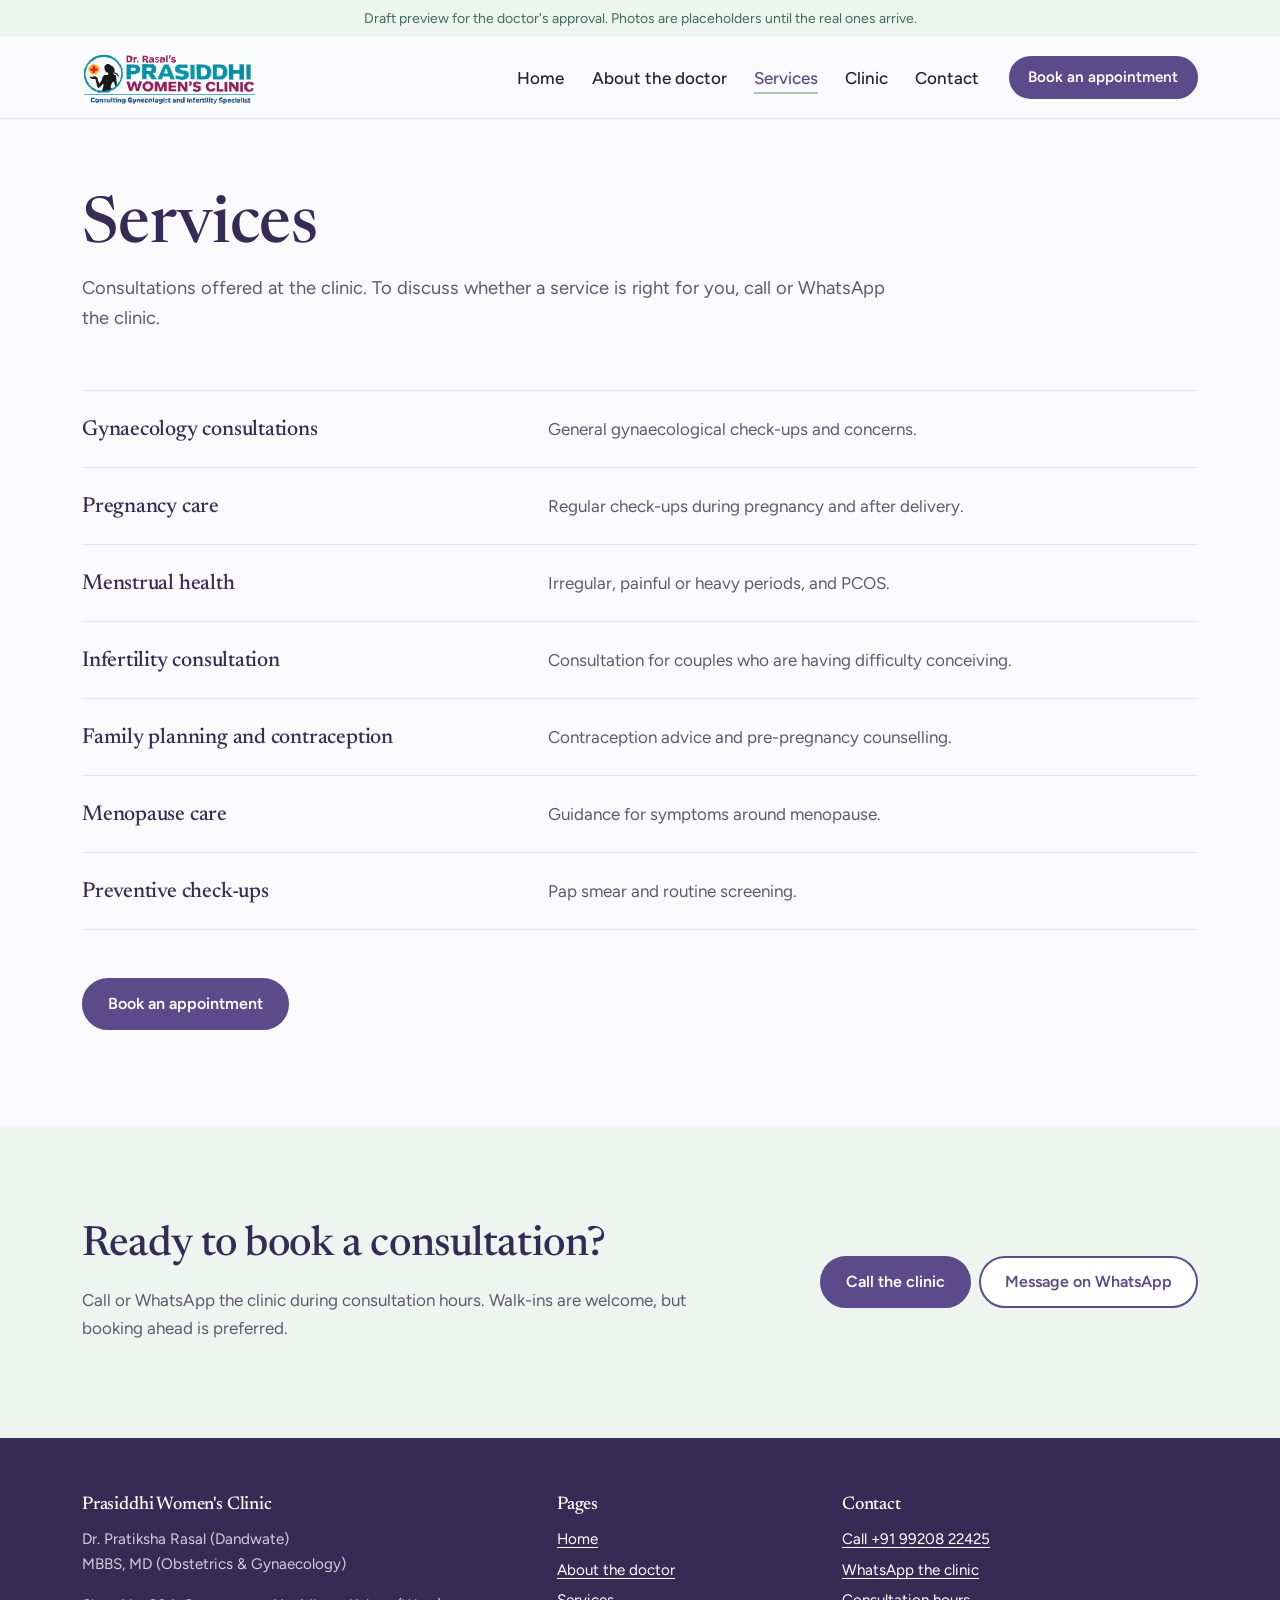
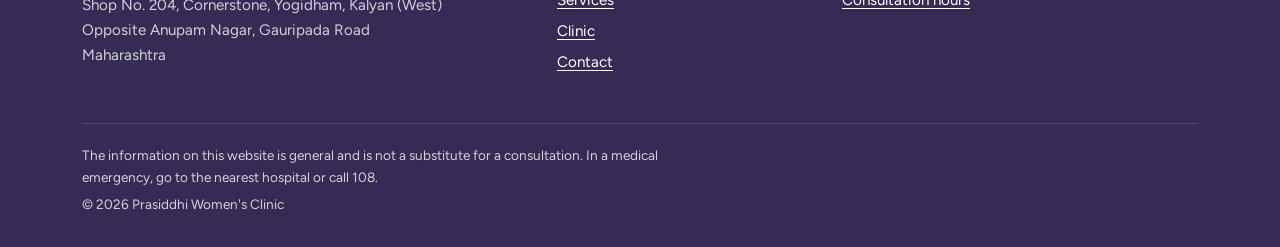
<file: services.html>
<!DOCTYPE html>
<html lang="en">
<head>
  <meta charset="utf-8">
  <meta name="viewport" content="width=device-width, initial-scale=1">
  <title>Services | Prasiddhi Women's Clinic, Kalyan West</title>
  <meta name="description" content="Gynaecology consultations, pregnancy care, menstrual health and PCOS, infertility, family planning, menopause care and preventive check-ups at Prasiddhi Women's Clinic, Kalyan West.">
  <meta name="theme-color" content="#5B4B8A">
  <link rel="icon" href="images/favicon.svg" type="image/svg+xml">
  <link rel="preconnect" href="https://fonts.googleapis.com">
  <link rel="preconnect" href="https://fonts.gstatic.com" crossorigin>
  <link href="https://fonts.googleapis.com/css2?family=Figtree:wght@400;500;600&family=Newsreader:opsz,wght@6..72,400;6..72,500&display=swap" rel="stylesheet">
  <link href="vendor/bootstrap/bootstrap.min.css" rel="stylesheet">
  <link href="css/style.css" rel="stylesheet">
</head>
<body>
<a class="skip-link" href="#main">Skip to content</a>
<div class="draft-bar" role="note">Draft preview for the doctor's approval. Photos are placeholders until the real ones arrive.</div>
<header class="site-header">
  <nav class="navbar navbar-expand-xl" aria-label="Main">
    <div class="container">
      <a class="brand" href="index.html">
        <img class="brand-img" src="images/logo.svg" alt="Prasiddhi Women's Clinic, Kalyan West">
      </a>
      <button class="navbar-toggler" type="button" data-bs-toggle="collapse" data-bs-target="#nav" aria-controls="nav" aria-expanded="false" aria-label="Open menu">
        <span class="navbar-toggler-icon"></span>
      </button>
      <div class="collapse navbar-collapse" id="nav">
        <ul class="navbar-nav ms-auto align-items-xl-center">
          <li class="nav-item"><a class="nav-link" href="index.html">Home</a></li>
          <li class="nav-item"><a class="nav-link" href="about.html">About the doctor</a></li>
          <li class="nav-item"><a class="nav-link" href="services.html" aria-current="page">Services</a></li>
          <li class="nav-item"><a class="nav-link" href="clinic.html">Clinic</a></li>
          <li class="nav-item"><a class="nav-link" href="contact.html">Contact</a></li>
          <li class="nav-item ms-xl-3 mt-2 mt-xl-0"><a class="btn btn-clinic btn-sm-clinic" href="contact.html">Book an appointment</a></li>
        </ul>
      </div>
    </div>
  </nav>
</header>
<main id="main">
<section class="page-head">
  <div class="container">
    <h1>Services</h1>
    <p>Consultations offered at the clinic. To discuss whether a service is right for you, call or WhatsApp the clinic.</p>
  </div>
</section>

<section class="pt-4">
  <div class="container">
    <ul class="service-list">
      <li><h3>Gynaecology consultations</h3><p>General gynaecological check-ups and concerns.</p></li>
      <li><h3>Pregnancy care</h3><p>Regular check-ups during pregnancy and after delivery.</p></li>
      <li><h3>Menstrual health</h3><p>Irregular, painful or heavy periods, and PCOS.</p></li>
      <li><h3>Infertility consultation</h3><p>Consultation for couples who are having difficulty conceiving.</p></li>
      <li><h3>Family planning and contraception</h3><p>Contraception advice and pre-pregnancy counselling.</p></li>
      <li><h3>Menopause care</h3><p>Guidance for symptoms around menopause.</p></li>
      <li><h3>Preventive check-ups</h3><p>Pap smear and routine screening.</p></li>
    </ul>
    <div class="mt-5 d-flex flex-wrap gap-2">
      <a class="btn btn-clinic" href="contact.html">Book an appointment</a>
    </div>
  </div>
</section>

<section class="cta-band">
  <div class="container">
    <div class="row align-items-center g-4">
      <div class="col-lg-7">
        <h2>Ready to book a consultation?</h2>
        <p class="mb-0">Call or WhatsApp the clinic during consultation hours. Walk-ins are welcome, but booking ahead is preferred.</p>
      </div>
      <div class="col-lg-5 d-flex flex-wrap gap-2 justify-content-lg-end">
        <a class="btn btn-clinic" href="tel:+919920822425" data-link="call">Call the clinic</a>
        <a class="btn btn-outline-clinic" href="https://wa.me/919920822425?text=Hello%2C%20I%20would%20like%20to%20enquire%20about%20an%20appointment." target="_blank" rel="noopener" data-link="whatsapp">Message on WhatsApp</a>
      </div>
    </div>
  </div>
</section>
</main>
<footer class="site-footer">
  <div class="container">
    <div class="row g-4">
      <div class="col-md-5">
        <h2>Prasiddhi Women's Clinic</h2>
        <p>Dr. Pratiksha Rasal (Dandwate)<br>MBBS, MD (Obstetrics &amp; Gynaecology)</p>
        <p class="mb-0">Shop No. 204, Cornerstone, Yogidham, Kalyan (West)<br>Opposite Anupam Nagar, Gauripada Road<br>Maharashtra</p>
      </div>
      <div class="col-6 col-md-3">
        <h2>Pages</h2>
        <ul>
          <li><a href="index.html">Home</a></li><li><a href="about.html">About the doctor</a></li><li><a href="services.html">Services</a></li><li><a href="clinic.html">Clinic</a></li><li><a href="contact.html">Contact</a></li>
        </ul>
      </div>
      <div class="col-6 col-md-4">
        <h2>Contact</h2>
        <ul>
          <li><a href="tel:+919920822425" data-link="call">Call +91 99208 22425</a></li>
          <li><a href="https://wa.me/919920822425?text=Hello%2C%20I%20would%20like%20to%20enquire%20about%20an%20appointment." target="_blank" rel="noopener" data-link="whatsapp">WhatsApp the clinic</a></li>
          <li><a href="clinic.html#hours">Consultation hours</a></li>
        </ul>
      </div>
    </div>
    <div class="footer-note">
      <p class="mb-1">The information on this website is general and is not a substitute for a consultation. In a medical emergency, go to the nearest hospital or call 108.</p>
      <p class="mb-0">&copy; <span data-year>2026</span> Prasiddhi Women's Clinic</p>
    </div>
  </div>
</footer>

<nav class="quick-bar" aria-label="Quick contact">
  <a class="btn btn-clinic btn-sm-clinic" href="tel:+919920822425" data-link="call">Call clinic</a>
  <a class="btn btn-outline-clinic btn-sm-clinic" href="https://wa.me/919920822425?text=Hello%2C%20I%20would%20like%20to%20enquire%20about%20an%20appointment." target="_blank" rel="noopener" data-link="whatsapp">WhatsApp</a>
</nav>

<script src="vendor/bootstrap/bootstrap.bundle.min.js"></script>
<script src="js/config.js"></script>
<script src="js/main.js"></script>
</body>
</html>
</file>
<file: css/style.css>
/* =========================================================
   COLOURS — change the whole site's look here.
   Two alternative palettes are at the bottom of this block;
   to try one, copy its values over the matching lines.
   ========================================================= */
:root {
  --ivory: #FAF9FC;       /* page background */
  --paper: #FFFFFF;       /* cards and panels */
  --teal: #5B4B8A;        /* main colour: buttons, links, logo leaves (lavender) */
  --teal-deep: #352B55;   /* headings, footer (deep lavender) */
  --sage: #A8C3B4;        /* soft accents */
  --sage-soft: #F1EEF8;   /* tinted sections (pale lavender) */
  --rose: #A8C3B4;        /* accent: outlines, logo petal (sage) */
  --rose-soft: #EEF4F0;   /* highlight band, notices (pale sage) */
  --rose-ink: #3F6B5E;    /* placeholder text, focus ring (deep sage) */
  --ink: #24212F;         /* body text */
  --muted: #5E5A6E;       /* secondary text */
  --line: #E7E4EE;        /* borders */

  /* Previous palette, teal and blush:
     --ivory: #FCF9F4; --teal: #155E5B; --teal-deep: #0D3B3A; --sage-soft: #EAF2EF;
     --rose: #E3A8A0; --rose-soft: #FBEDEA; --rose-ink: #A0464F; --ink: #1F2A29;
     --muted: #566360; --line: #EAE3D9; */

  --font-display: "Newsreader", Georgia, "Times New Roman", serif;
  --font-body: "Figtree", system-ui, -apple-system, "Segoe UI", Roboto, sans-serif;

  --arch: 999px 999px 18px 18px;
  --radius: 14px;
}

* { box-sizing: border-box; }

body {
  background: var(--ivory);
  color: var(--ink);
  font-family: var(--font-body);
  font-size: 1.0625rem;
  line-height: 1.65;
  -webkit-font-smoothing: antialiased;
}

h1, h2, h3, h4 {
  font-family: var(--font-display);
  font-weight: 500;
  color: var(--teal-deep);
  letter-spacing: -0.01em;
  line-height: 1.15;
}
h1 { font-size: clamp(2.4rem, 5.2vw, 4rem); }
h2 { font-size: clamp(1.8rem, 3.4vw, 2.6rem); margin-bottom: 1rem; }
h3 { font-size: 1.4rem; }

p { max-width: 68ch; }
a { color: var(--teal); text-underline-offset: 3px; }
a:hover { color: var(--teal-deep); }

:focus-visible {
  outline: 3px solid var(--rose-ink);
  outline-offset: 3px;
  border-radius: 4px;
}

.skip-link {
  position: absolute; left: 1rem; top: -100px; z-index: 2000;
  background: var(--teal); color: #fff; padding: .6rem 1rem; border-radius: 8px;
}
.skip-link:focus { top: 1rem; color: #fff; }

/* ---------- Placeholders (remove class once confirmed) ---------- */
.ph {
  color: var(--rose-ink);
  text-decoration: underline dashed var(--rose);
  text-decoration-thickness: 1.5px;
  text-underline-offset: 4px;
}
.draft-bar {
  background: var(--rose-soft);
  color: var(--rose-ink);
  font-size: .875rem;
  text-align: center;
  padding: .45rem 1rem;
}
.tag-draft {
  display: inline-block;
  font-size: .78rem;
  font-weight: 600;
  color: var(--rose-ink);
  background: var(--rose-soft);
  border-radius: 999px;
  padding: .1rem .6rem;
  margin-left: .4rem;
  vertical-align: middle;
}

/* ---------- Header ---------- */
.site-header {
  background: color-mix(in srgb, var(--ivory) 94%, transparent);
  backdrop-filter: blur(6px);
  border-bottom: 1px solid var(--line);
  position: sticky; top: 0; z-index: 1000;
}
.navbar { padding: .9rem 0; }
.brand {
  display: flex; align-items: center; gap: .75rem;
  text-decoration: none; color: var(--teal-deep);
}
.brand-logo { width: 42px; height: 42px; flex-shrink: 0; }
.brand-name { display: block; font-family: var(--font-display); font-size: 1.6rem; font-weight: 500; line-height: 1; letter-spacing: -0.01em; }
.brand-sub { display: block; font-size: .82rem; color: var(--muted); margin-top: .2rem; }

.navbar .nav-link {
  color: var(--ink);
  font-weight: 500;
  padding: .5rem .85rem !important;
}
.navbar .nav-link:hover { color: var(--teal); }
.navbar .nav-link[aria-current="page"] {
  color: var(--teal);
  text-decoration: underline;
  text-decoration-color: var(--rose);
  text-decoration-thickness: 2px;
  text-underline-offset: 8px;
}
.navbar-toggler { border-color: var(--line); }
.navbar-toggler:focus { box-shadow: none; }

/* ---------- Buttons ---------- */
.btn-clinic, .btn-outline-clinic {
  border-radius: 999px;
  padding: .75rem 1.5rem;
  font-weight: 600;
  font-size: 1rem;
  transition: background-color .2s ease, color .2s ease;
}
.btn-clinic { background: var(--teal); color: #fff; border: 2px solid var(--teal); }
.btn-clinic:hover, .btn-clinic:focus-visible { background: var(--teal-deep); border-color: var(--teal-deep); color: #fff; }
.btn-outline-clinic { background: transparent; color: var(--teal); border: 2px solid var(--teal); }
.btn-outline-clinic:hover { background: var(--sage-soft); color: var(--teal-deep); }
.btn-sm-clinic { padding: .5rem 1.1rem; font-size: .95rem; }

/* ---------- Sections ---------- */
main section { padding: clamp(3.5rem, 8vw, 6rem) 0; }
.section-tint { background: var(--sage-soft); }
.section-intro { color: var(--muted); font-size: 1.125rem; margin-bottom: 2.5rem; }

/* ---------- Hero (the arch is the signature element) ---------- */
.hero { padding: clamp(3rem, 7vw, 5.5rem) 0 clamp(3.5rem, 8vw, 6rem); }
.hero-lead { font-size: 1.2rem; color: var(--muted); margin: 1.25rem 0 2rem; }
.hero-location {
  display: inline-flex; align-items: center; gap: .5rem;
  color: var(--teal); font-weight: 500; margin-bottom: 1.25rem;
}
.hero-location svg { flex-shrink: 0; }

.arch-frame {
  position: relative;
  aspect-ratio: 4 / 5;
  max-width: 420px;
  margin-inline: auto;
}
.arch-frame::before {             /* rose outline arch, offset behind */
  content: "";
  position: absolute; inset: -14px 14px 14px -14px;
  border: 1.5px solid var(--rose);
  border-radius: var(--arch);
}
.arch {
  position: relative;
  width: 100%; height: 100%;
  border-radius: var(--arch);
  overflow: hidden;
  background:
    radial-gradient(circle at 50% 38%, rgba(255,255,255,.55) 0 22%, transparent 23%),
    linear-gradient(180deg, var(--rose-soft) 0%, var(--sage-soft) 100%);
}
.arch img { width: 100%; height: 100%; object-fit: cover; }
.arch-placeholder {
  position: absolute; inset: auto 0 0 0;
  padding: 1.25rem; text-align: center;
  color: var(--teal-deep); font-size: .9rem;
  background: rgba(251,248,242,.85);
}
.arch-small { aspect-ratio: 3 / 4; max-width: none; }
.arch-small::before { display: none; }

/* ---------- Info strip ---------- */
.info-strip {
  background: var(--paper);
  border: 1px solid var(--line);
  border-radius: var(--radius);
  padding: 1.75rem;
}
.info-item h3 { font-family: var(--font-body); font-size: .95rem; font-weight: 600; color: var(--muted); margin-bottom: .35rem; }
.info-item p { margin: 0; font-size: 1.05rem; }

/* ---------- Services ---------- */
.service-list { list-style: none; padding: 0; margin: 0; border-top: 1px solid var(--line); }
.service-list li {
  display: grid;
  grid-template-columns: minmax(0, 1fr);
  gap: .35rem;
  padding: 1.5rem 0;
  border-bottom: 1px solid var(--line);
}
@media (min-width: 768px) {
  .service-list li { grid-template-columns: 2fr 3fr; gap: 2rem; align-items: baseline; }
}
.service-list h3 { margin: 0; font-size: 1.35rem; }
.service-list p { margin: 0; color: var(--muted); }

/* ---------- Steps (a real sequence, so numbered) ---------- */
.steps { counter-reset: step; list-style: none; padding: 0; margin: 0; }
.steps li {
  counter-increment: step;
  position: relative;
  padding-left: 3.5rem;
  margin-bottom: 1.75rem;
}
.steps li::before {
  content: counter(step);
  position: absolute; left: 0; top: -.1rem;
  width: 2.4rem; height: 2.9rem;
  border-radius: var(--arch);
  background: var(--teal); color: #fff;
  font-family: var(--font-display); font-size: 1.25rem;
  display: grid; place-items: center;
}
.steps h3 { font-size: 1.2rem; margin-bottom: .25rem; }
.steps p { margin: 0; color: var(--muted); }

/* ---------- Page header ---------- */
.page-head { padding: clamp(3rem, 6vw, 4.5rem) 0 1rem; }
.page-head p { color: var(--muted); font-size: 1.15rem; }

/* ---------- Cards / panels ---------- */
.panel {
  background: var(--paper);
  border: 1px solid var(--line);
  border-radius: var(--radius);
  padding: 1.75rem;
  height: 100%;
}
.panel h3 { margin-bottom: .75rem; }

.hours-table { width: 100%; border-collapse: collapse; }
.hours-table th, .hours-table td { padding: .7rem 0; border-bottom: 1px solid var(--line); vertical-align: top; }
.hours-table th { font-weight: 500; width: 45%; }

.map-placeholder {
  aspect-ratio: 16 / 10;
  border-radius: var(--radius);
  border: 1.5px dashed var(--sage);
  background: var(--sage-soft);
  display: grid; place-items: center; text-align: center;
  padding: 1.5rem; color: var(--muted);
}
.map-embed { width: 100%; aspect-ratio: 16/10; border: 0; border-radius: var(--radius); }

.cred-list { list-style: none; padding: 0; margin: 0; }
.cred-list li { padding: .9rem 0; border-bottom: 1px solid var(--line); }
.cred-list li:first-child { border-top: 1px solid var(--line); }
.cred-list strong { display: block; font-weight: 600; }
.cred-list span { color: var(--muted); }

/* ---------- Contact ---------- */
.contact-option {
  display: flex; gap: 1rem; align-items: flex-start;
  background: var(--paper); border: 1px solid var(--line);
  border-radius: var(--radius); padding: 1.5rem; margin-bottom: 1rem;
}
.contact-icon {
  width: 46px; height: 56px; flex-shrink: 0;
  border-radius: var(--arch);
  background: var(--rose-soft); color: var(--rose-ink);
  display: grid; place-items: center;
}
.contact-option h3 { font-size: 1.2rem; margin-bottom: .2rem; }
.contact-option p { margin-bottom: .75rem; color: var(--muted); }

.form-label { font-weight: 500; }
.form-control, .form-select {
  border-radius: 10px; border: 1px solid #CFC8BB; padding: .7rem .9rem; background: var(--paper);
}
.form-control:focus, .form-select:focus { border-color: var(--teal); box-shadow: 0 0 0 .2rem color-mix(in srgb, var(--teal) 20%, transparent); }
.form-check-input:checked { background-color: var(--teal); border-color: var(--teal); }
.form-text { color: var(--muted); }

.notice {
  border-left: 3px solid var(--rose);
  background: var(--rose-soft);
  padding: 1rem 1.25rem;
  border-radius: 0 10px 10px 0;
  font-size: .95rem;
}
.form-status { margin-top: 1rem; }
.form-status:empty { display: none; }

/* ---------- CTA band ---------- */
.cta-band { background: var(--rose-soft); color: var(--ink); }
.cta-band h2 { color: var(--teal-deep); }
.cta-band p { color: var(--muted); }
.cta-band .btn-outline-clinic { background: var(--paper); }

/* ---------- Footer ---------- */
.site-footer {
  background: var(--teal-deep); color: rgba(255,255,255,.78);
  padding: 3.5rem 0 6rem; font-size: .95rem;
}
@media (min-width: 992px) { .site-footer { padding-bottom: 2rem; } }
.site-footer h2 { color: #fff; font-size: 1.15rem; margin-bottom: .75rem; }
.site-footer a { color: #fff; }
.site-footer ul { list-style: none; padding: 0; }
.site-footer li { margin-bottom: .35rem; }
.site-footer .ph { color: var(--rose); text-decoration-color: var(--rose); }
.footer-note { border-top: 1px solid rgba(255,255,255,.15); margin-top: 2rem; padding-top: 1.25rem; font-size: .85rem; }

/* ---------- Mobile quick-contact bar ---------- */
.quick-bar {
  position: fixed; left: 0; right: 0; bottom: 0; z-index: 1030;
  display: flex; gap: .6rem;
  padding: .7rem .9rem calc(.7rem + env(safe-area-inset-bottom, 0px));
  background: var(--paper); border-top: 1px solid var(--line);
}
.quick-bar a { flex: 1; text-align: center; padding: .65rem .5rem; }
@media (min-width: 992px) { .quick-bar { display: none; } }

.toast-msg {
  position: fixed; left: 50%; bottom: 5.5rem; transform: translateX(-50%);
  background: var(--ink); color: #fff; padding: .75rem 1.1rem; border-radius: 10px;
  font-size: .95rem; z-index: 1100; max-width: calc(100% - 2rem);
}

@media (prefers-reduced-motion: reduce) {
  * { transition: none !important; scroll-behavior: auto !important; }
}

/* Keep nav items on one line */
.navbar .nav-link, .navbar .btn { white-space: nowrap; }
.brand-sub { white-space: nowrap; }
@media (max-width: 400px) { .brand-sub { white-space: normal; } }
@media (max-width: 991px) { .arch-frame { max-width: 340px; margin-top: 1rem; } }

/* Logo colours follow the palette */
.logo-petal { fill: var(--rose); }
.logo-leaf { fill: var(--teal); }
.info-strip { border-top: 3px solid var(--rose); }
.steps li::before { background: var(--rose-soft); color: var(--rose-ink); border: 1.5px solid var(--rose); }
.arch-placeholder { color: var(--rose-ink); }

/* Header logo: loaded from images/logo.svg (replace that file to change it) */
.brand-img { display: block; height: 52px; width: auto; max-width: 260px; }
@media (max-width: 575px) { .brand-img { height: 42px; max-width: 200px; } }

/* Doctor's own words on the About page */
.quote {
  margin: 0; padding: 1.5rem 1.75rem;
  background: var(--sage-soft);
  border-left: 3px solid var(--rose);
  border-radius: 0 var(--radius) var(--radius) 0;
}
.quote p { font-family: var(--font-display); font-size: 1.3rem; line-height: 1.5; color: var(--teal-deep); margin-bottom: .75rem; }
.quote footer { font-size: .95rem; color: var(--muted); }
</file>
